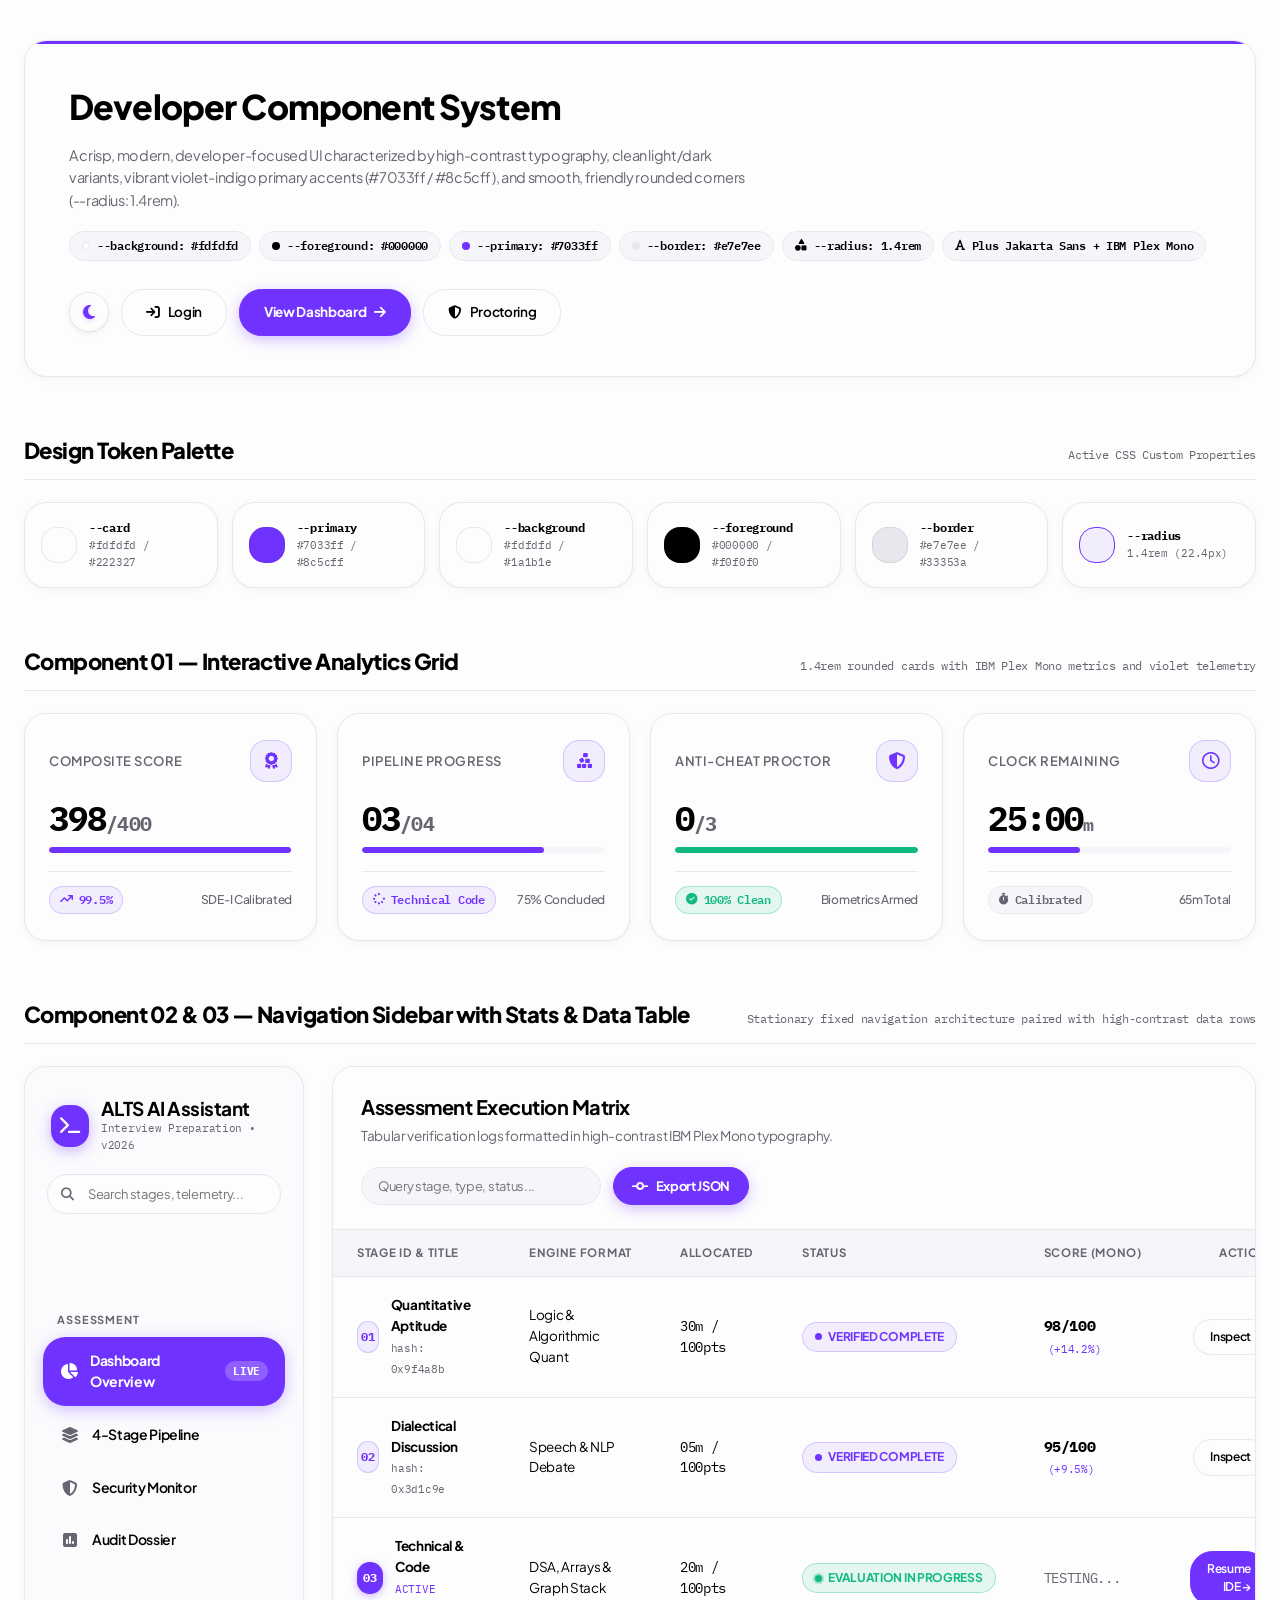
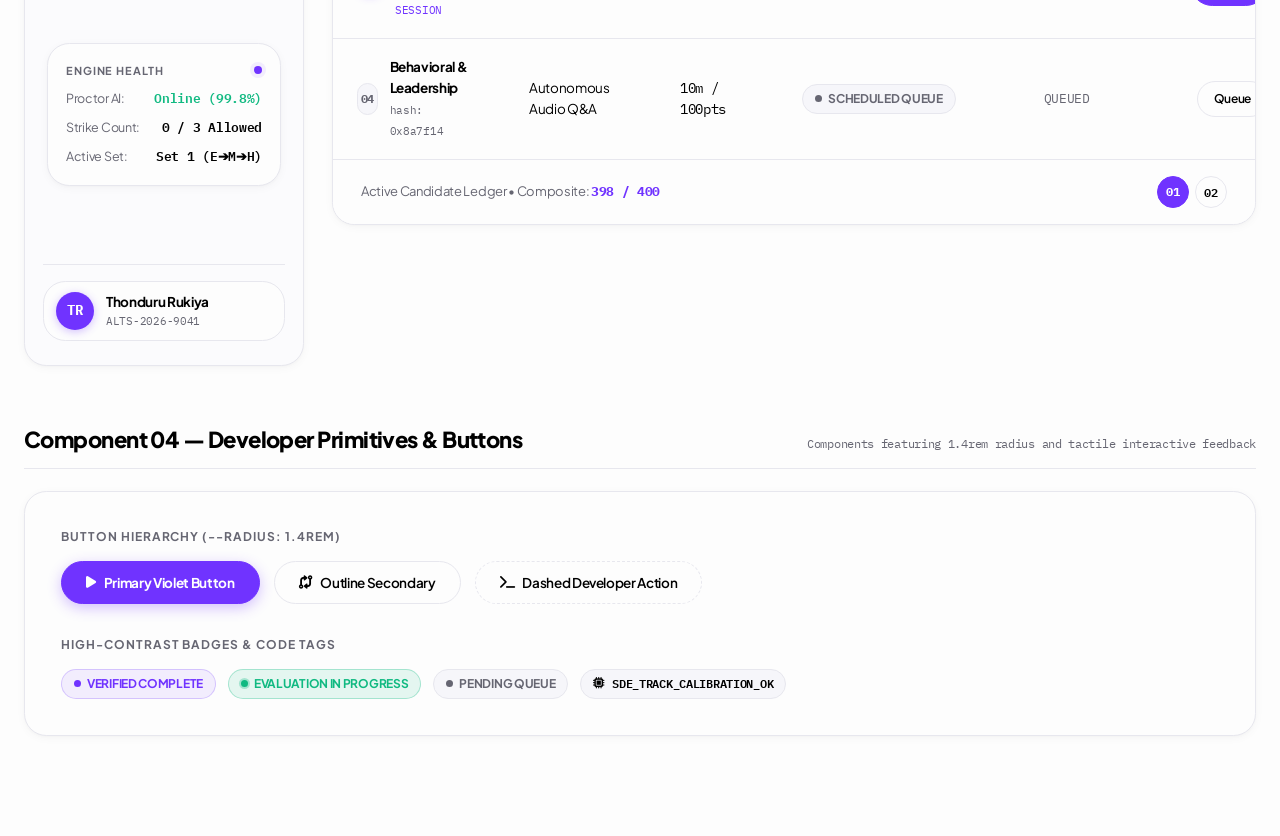
<file: components.html>
<!DOCTYPE html>
<html lang="en">
<head>
    <meta charset="UTF-8">
    <meta name="viewport" content="width=device-width, initial-scale=1.0">
    <title>ALTS Developer Component System & Library | Modern High-Contrast</title>

    <!-- Google Fonts: Plus Jakarta Sans (UI) & IBM Plex Mono (Code/Tabular Data) -->
    <link rel="preconnect" href="https://fonts.googleapis.com">
    <link rel="preconnect" href="https://fonts.gstatic.com" crossorigin>
    <link href="https://fonts.googleapis.com/css2?family=IBM+Plex+Mono:ital,wght@0,400;0,500;0,600;0,700;1,400&family=Plus+Jakarta+Sans:ital,wght@0,300;0,400;0,500;0,600;0,700;0,800;1,400;1,600&display=swap" rel="stylesheet">
    <link rel="stylesheet" href="https://cdnjs.cloudflare.com/ajax/libs/font-awesome/6.5.2/css/all.min.css">

    <!-- Design Tokens & Components Stylesheet -->
    <link rel="stylesheet" href="colors.css">
    <link rel="stylesheet" href="components.css">

    <style>
        body {
            background-color: var(--background);
            color: var(--foreground);
            font-family: var(--font-sans);
            padding: 40px 24px 100px;
            margin: 0;
            line-height: 1.55;
            transition: background-color 0.2s ease, color 0.2s ease;
        }

        .showcase-wrapper {
            max-width: 1240px;
            margin: 0 auto;
            display: flex;
            flex-direction: column;
            gap: 56px;
        }

        /* Top Hero Banner */
        .showcase-header {
            background: var(--card);
            border: 1px solid var(--border);
            border-radius: var(--radius);
            padding: 40px 44px;
            box-shadow: var(--shadow-subtle);
            display: flex;
            justify-content: space-between;
            align-items: flex-start;
            flex-wrap: wrap;
            gap: 28px;
            position: relative;
            overflow: hidden;
        }

        .showcase-header::after {
            content: "";
            position: absolute;
            top: 0;
            left: 0;
            right: 0;
            height: 3px;
            background: var(--primary);
        }

        .header-content h1 {
            font-size: 34px;
            font-weight: 800;
            color: var(--foreground);
            margin: 0 0 10px;
            letter-spacing: var(--letter-spacing-tight);
        }

        .header-content p {
            font-size: 14.5px;
            color: var(--muted-foreground);
            max-width: 680px;
            margin: 0 0 20px;
        }

        .token-pill-row {
            display: flex;
            flex-wrap: wrap;
            gap: 8px;
        }

        .token-tag {
            font-family: var(--font-mono);
            font-size: 11.5px;
            font-weight: 600;
            padding: 5px 12px;
            border-radius: var(--radius);
            background: var(--surface-alt);
            border: 1px solid var(--border);
            color: var(--foreground);
            display: inline-flex;
            align-items: center;
            gap: 7px;
        }

        .token-tag-dot {
            width: 8px;
            height: 8px;
            border-radius: 50%;
            display: inline-block;
        }

        .header-cta-group {
            display: flex;
            align-items: center;
            gap: 12px;
            flex-wrap: wrap;
        }

        /* Section Container */
        .showcase-section {
            display: flex;
            flex-direction: column;
            gap: 22px;
        }

        .section-lead {
            display: flex;
            align-items: baseline;
            justify-content: space-between;
            border-bottom: 1px solid var(--border);
            padding-bottom: 12px;
        }

        .section-lead h2 {
            font-size: 22px;
            font-weight: 800;
            color: var(--foreground);
            margin: 0;
            letter-spacing: var(--letter-spacing-tight);
        }

        .section-lead p {
            font-family: var(--font-mono);
            font-size: 12px;
            color: var(--muted-foreground);
            margin: 0;
        }

        /* Stage Split for Sidebar & Table */
        .stage-split {
            display: grid;
            grid-template-columns: 280px 1fr;
            gap: 28px;
            align-items: flex-start;
        }

        @media (max-width: 1024px) {
            .stage-split {
                grid-template-columns: 1fr;
            }
        }

        .token-grid {
            display: grid;
            grid-template-columns: repeat(auto-fill, minmax(190px, 1fr));
            gap: 14px;
        }

        .token-card {
            background: var(--card);
            border: 1px solid var(--border);
            border-radius: var(--radius);
            padding: 16px;
            display: flex;
            align-items: center;
            gap: 12px;
            box-shadow: var(--shadow-subtle);
        }

        .token-swatch {
            width: 36px;
            height: 36px;
            border-radius: 1rem;
            border: 1px solid rgba(0, 0, 0, 0.08);
            flex-shrink: 0;
        }

        .token-meta {
            display: flex;
            flex-direction: column;
            overflow: hidden;
        }

        .token-name {
            font-family: var(--font-mono);
            font-size: 11.5px;
            font-weight: 700;
            color: var(--foreground);
        }

        .token-hex {
            font-family: var(--font-mono);
            font-size: 11px;
            color: var(--muted-foreground);
        }
    </style>
</head>
<body>

<div class="showcase-wrapper">

    <!-- Masthead -->
    <header class="showcase-header">
        <div class="header-content">
            <h1>Developer Component System</h1>
            <p>
                A crisp, modern, developer-focused UI characterized by high-contrast typography, clean light/dark variants, vibrant violet-indigo primary accents (#7033ff / #8c5cff), and smooth, friendly rounded corners (--radius: 1.4rem).
            </p>
            <div class="token-pill-row">
                <span class="token-tag"><span class="token-tag-dot" style="background:var(--background); border:1px solid var(--border);"></span>--background: #fdfdfd</span>
                <span class="token-tag"><span class="token-tag-dot" style="background:var(--foreground);"></span>--foreground: #000000</span>
                <span class="token-tag"><span class="token-tag-dot" style="background:var(--primary);"></span>--primary: #7033ff</span>
                <span class="token-tag"><span class="token-tag-dot" style="background:var(--border);"></span>--border: #e7e7ee</span>
                <span class="token-tag"><i class="fa-solid fa-shapes"></i> --radius: 1.4rem</span>
                <span class="token-tag"><i class="fa-solid fa-font"></i> Plus Jakarta Sans + IBM Plex Mono</span>
            </div>
        </div>

        <div class="header-cta-group">
            <button class="theme-toggle-btn" onclick="toggleTheme()" id="themeToggleBtn" title="Toggle Theme" aria-label="Toggle Theme">
                <i class="fa-solid fa-moon" id="themeIcon"></i>
            </button>
            <a href="login.html" class="btn-dev-outline">
                <i class="fa-solid fa-arrow-right-to-bracket"></i>
                <span>Login</span>
            </a>
            <a href="dashboard.html" class="btn-dev-primary">
                <span>View Dashboard</span>
                <i class="fa-solid fa-arrow-right"></i>
            </a>
            <a href="proctoring.html" class="btn-dev-outline">
                <i class="fa-solid fa-shield-halved"></i>
                <span>Proctoring</span>
            </a>
        </div>
    </header>

    <!-- SECTION: Color Tokens -->
    <section class="showcase-section">
        <div class="section-lead">
            <h2>Design Token Palette</h2>
            <p>Active CSS Custom Properties</p>
        </div>

        <div class="token-grid">
            <div class="token-card">
                <div class="token-swatch" style="background: var(--card);"></div>
                <div class="token-meta">
                    <span class="token-name">--card</span>
                    <span class="token-hex">#fdfdfd / #222327</span>
                </div>
            </div>
            <div class="token-card">
                <div class="token-swatch" style="background: var(--primary);"></div>
                <div class="token-meta">
                    <span class="token-name">--primary</span>
                    <span class="token-hex">#7033ff / #8c5cff</span>
                </div>
            </div>
            <div class="token-card">
                <div class="token-swatch" style="background: var(--background);"></div>
                <div class="token-meta">
                    <span class="token-name">--background</span>
                    <span class="token-hex">#fdfdfd / #1a1b1e</span>
                </div>
            </div>
            <div class="token-card">
                <div class="token-swatch" style="background: var(--foreground);"></div>
                <div class="token-meta">
                    <span class="token-name">--foreground</span>
                    <span class="token-hex">#000000 / #f0f0f0</span>
                </div>
            </div>
            <div class="token-card">
                <div class="token-swatch" style="background: var(--border);"></div>
                <div class="token-meta">
                    <span class="token-name">--border</span>
                    <span class="token-hex">#e7e7ee / #33353a</span>
                </div>
            </div>
            <div class="token-card">
                <div class="token-swatch" style="background: var(--primary-subtle); border-color: var(--primary);"></div>
                <div class="token-meta">
                    <span class="token-name">--radius</span>
                    <span class="token-hex">1.4rem (22.4px)</span>
                </div>
            </div>
        </div>
    </section>

    <!-- COMPONENT 1: Interactive Analytics Grid -->
    <section class="showcase-section" id="analytics-grid">
        <div class="section-lead">
            <h2>Component 01 &mdash; Interactive Analytics Grid</h2>
            <p>1.4rem rounded cards with IBM Plex Mono metrics and violet telemetry</p>
        </div>

        <div class="analytics-grid-dev">
            <!-- Stat Card 1 -->
            <div class="stat-card-dev">
                <div class="stat-header">
                    <span class="stat-label">Composite Score</span>
                    <div class="stat-icon-wrap">
                        <i class="fa-solid fa-award"></i>
                    </div>
                </div>
                <div class="stat-main">
                    <div class="stat-value">398<span style="font-size: 20px; color: var(--muted-foreground);">/400</span></div>
                    <div class="stat-progress-bar">
                        <div class="stat-progress-fill" style="width: 99.5%;"></div>
                    </div>
                </div>
                <div class="stat-footer">
                    <span class="stat-trend trend-positive">
                        <i class="fa-solid fa-arrow-trend-up"></i> 99.5%
                    </span>
                    <span class="stat-subtext">SDE-I Calibrated</span>
                </div>
            </div>

            <!-- Stat Card 2 -->
            <div class="stat-card-dev">
                <div class="stat-header">
                    <span class="stat-label">Pipeline Progress</span>
                    <div class="stat-icon-wrap">
                        <i class="fa-solid fa-cubes-stacked"></i>
                    </div>
                </div>
                <div class="stat-main">
                    <div class="stat-value">03<span style="font-size: 20px; color: var(--muted-foreground);">/04</span></div>
                    <div class="stat-progress-bar">
                        <div class="stat-progress-fill" style="width: 75%;"></div>
                    </div>
                </div>
                <div class="stat-footer">
                    <span class="stat-trend trend-positive">
                        <i class="fa-solid fa-spinner fa-spin"></i> Technical Code
                    </span>
                    <span class="stat-subtext">75% Concluded</span>
                </div>
            </div>

            <!-- Stat Card 3 -->
            <div class="stat-card-dev">
                <div class="stat-header">
                    <span class="stat-label">Anti-Cheat Proctor</span>
                    <div class="stat-icon-wrap">
                        <i class="fa-solid fa-shield-halved"></i>
                    </div>
                </div>
                <div class="stat-main">
                    <div class="stat-value">0<span style="font-size: 20px; color: var(--muted-foreground);">/3</span></div>
                    <div class="stat-progress-bar">
                        <div class="stat-progress-fill" style="width: 100%; background: #10b981;"></div>
                    </div>
                </div>
                <div class="stat-footer">
                    <span class="stat-trend trend-positive" style="color: #10b981; background: rgba(16, 185, 129, 0.1); border-color: rgba(16, 185, 129, 0.3);">
                        <i class="fa-solid fa-circle-check"></i> 100% Clean
                    </span>
                    <span class="stat-subtext">Biometrics Armed</span>
                </div>
            </div>

            <!-- Stat Card 4 -->
            <div class="stat-card-dev">
                <div class="stat-header">
                    <span class="stat-label">Clock Remaining</span>
                    <div class="stat-icon-wrap">
                        <i class="fa-regular fa-clock"></i>
                    </div>
                </div>
                <div class="stat-main">
                    <div class="stat-value">25:00<span style="font-size: 18px; color: var(--muted-foreground);">m</span></div>
                    <div class="stat-progress-bar">
                        <div class="stat-progress-fill" style="width: 38%;"></div>
                    </div>
                </div>
                <div class="stat-footer">
                    <span class="stat-trend trend-neutral">
                        <i class="fa-solid fa-stopwatch"></i> Calibrated
                    </span>
                    <span class="stat-subtext">65m Total</span>
                </div>
            </div>
        </div>
    </section>

    <!-- COMPONENT 2 & 3: Sidebar with Stats & Modern Data Table -->
    <section class="showcase-section" id="sidebar-and-table">
        <div class="section-lead">
            <h2>Component 02 & 03 &mdash; Navigation Sidebar with Stats & Data Table</h2>
            <p>Stationary fixed navigation architecture paired with high-contrast data rows</p>
        </div>

        <div class="stage-split">

            <!-- Standalone Sidebar Component Mockup -->
            <aside class="sidebar-dev" style="border: 1px solid var(--border); border-radius: var(--radius); min-height: 640px; box-shadow: var(--shadow-subtle);">
                <div class="sidebar-header">
                    <div class="sidebar-brand">
                        <div class="sidebar-crest">
                            <i class="fa-solid fa-terminal"></i>
                        </div>
                        <div class="sidebar-brand-text">
                            <h2>ALTS AI Assistant</h2>
                            <p>Interview Preparation &bull; v2026</p>
                        </div>
                    </div>

                    <div class="sidebar-search-box">
                        <i class="fa-solid fa-magnifying-glass"></i>
                        <input type="text" class="sidebar-search-input" placeholder="Search stages, telemetry...">
                    </div>
                </div>

                <div class="sidebar-nav-group">
                    <span class="sidebar-group-title">Assessment</span>
                    <a href="#overview" class="sidebar-nav-item active">
                        <i class="fa-solid fa-chart-pie"></i>
                        <span>Dashboard Overview</span>
                        <span class="sidebar-pill-badge">LIVE</span>
                    </a>
                    <a href="#pipeline" class="sidebar-nav-item">
                        <i class="fa-solid fa-layer-group"></i>
                        <span>4-Stage Pipeline</span>
                    </a>
                    <a href="proctoring.html" class="sidebar-nav-item">
                        <i class="fa-solid fa-shield-halved"></i>
                        <span>Security Monitor</span>
                    </a>
                    <a href="result.html" class="sidebar-nav-item">
                        <i class="fa-solid fa-square-poll-vertical"></i>
                        <span>Audit Dossier</span>
                    </a>
                </div>

                <!-- Live Proctoring Telemetry Widget inside Sidebar -->
                <div class="sidebar-stats-widget">
                    <div class="telemetry-header">
                        <span class="telemetry-title">Engine Health</span>
                        <span class="telemetry-pulse"></span>
                    </div>
                    <div class="telemetry-row">
                        <span class="telemetry-label">Proctor AI:</span>
                        <span class="telemetry-value" style="color: #10b981;">Online (99.8%)</span>
                    </div>
                    <div class="telemetry-row">
                        <span class="telemetry-label">Strike Count:</span>
                        <span class="telemetry-value">0 / 3 Allowed</span>
                    </div>
                    <div class="telemetry-row">
                        <span class="telemetry-label">Active Set:</span>
                        <span class="telemetry-value">Set 1 (E➔M➔H)</span>
                    </div>
                </div>

                <!-- Candidate User Card in Sidebar -->
                <div class="sidebar-footer">
                    <div class="sidebar-user-card">
                        <div class="user-avatar">TR</div>
                        <div class="user-details">
                            <span class="user-name">Thonduru Rukiya</span>
                            <span class="user-role">ALTS-2026-9041</span>
                        </div>
                    </div>
                </div>
            </aside>

            <!-- Modern Developer Data Table Component -->
            <div class="table-dev-container">
                <div class="table-header-toolbar">
                    <div class="table-title-area">
                        <h3>Assessment Execution Matrix</h3>
                        <p>Tabular verification logs formatted in high-contrast IBM Plex Mono typography.</p>
                    </div>
                    <div class="table-filter-toolbar">
                        <input type="text" class="table-search-input" placeholder="Query stage, type, status...">
                        <button class="btn-dev-primary" style="padding: 10px 18px; font-size: 13px;">
                            <i class="fa-solid fa-code-commit"></i> Export JSON
                        </button>
                    </div>
                </div>

                <div class="table-scroll-wrapper">
                    <table class="table-dev">
                        <thead>
                            <tr>
                                <th>Stage ID & Title</th>
                                <th>Engine Format</th>
                                <th>Allocated</th>
                                <th>Status</th>
                                <th>Score (Mono)</th>
                                <th style="text-align: right;">Action</th>
                            </tr>
                        </thead>
                        <tbody>
                            <tr>
                                <td>
                                    <div style="display: flex; align-items: center; gap: 12px;">
                                        <div style="width: 32px; height: 32px; border-radius: 0.8rem; background: var(--primary-subtle); border: 1px solid var(--primary-border); display: flex; align-items: center; justify-content: center; font-family: var(--font-mono); font-size: 12px; font-weight: 700; color: var(--primary);">
                                            01
                                        </div>
                                        <div>
                                            <strong style="display: block; font-weight: 700;">Quantitative Aptitude</strong>
                                            <span style="font-family: var(--font-mono); font-size: 11px; color: var(--muted-foreground);">hash: 0x9f4a8b</span>
                                        </div>
                                    </div>
                                </td>
                                <td>Logic & Algorithmic Quant</td>
                                <td><span style="font-family: var(--font-mono);">30m / 100pts</span></td>
                                <td>
                                    <span class="badge-status badge-verified">VERIFIED COMPLETE</span>
                                </td>
                                <td>
                                    <strong style="font-family: var(--font-mono); font-size: 14.5px;">98/100</strong>
                                    <span style="font-family: var(--font-mono); font-size: 11px; color: var(--primary); margin-left: 4px;">(+14.2%)</span>
                                </td>
                                <td style="text-align: right;">
                                    <a href="aptitude.html" class="btn-table-action">Inspect</a>
                                </td>
                            </tr>
                            <tr>
                                <td>
                                    <div style="display: flex; align-items: center; gap: 12px;">
                                        <div style="width: 32px; height: 32px; border-radius: 0.8rem; background: var(--primary-subtle); border: 1px solid var(--primary-border); display: flex; align-items: center; justify-content: center; font-family: var(--font-mono); font-size: 12px; font-weight: 700; color: var(--primary);">
                                            02
                                        </div>
                                        <div>
                                            <strong style="display: block; font-weight: 700;">Dialectical Discussion</strong>
                                            <span style="font-family: var(--font-mono); font-size: 11px; color: var(--muted-foreground);">hash: 0x3d1c9e</span>
                                        </div>
                                    </div>
                                </td>
                                <td>Speech & NLP Debate</td>
                                <td><span style="font-family: var(--font-mono);">05m / 100pts</span></td>
                                <td>
                                    <span class="badge-status badge-verified">VERIFIED COMPLETE</span>
                                </td>
                                <td>
                                    <strong style="font-family: var(--font-mono); font-size: 14.5px;">95/100</strong>
                                    <span style="font-family: var(--font-mono); font-size: 11px; color: var(--primary); margin-left: 4px;">(+9.5%)</span>
                                </td>
                                <td style="text-align: right;">
                                    <a href="gd.html" class="btn-table-action">Inspect</a>
                                </td>
                            </tr>
                            <tr>
                                <td>
                                    <div style="display: flex; align-items: center; gap: 12px;">
                                        <div style="width: 32px; height: 32px; border-radius: 0.8rem; background: var(--primary); display: flex; align-items: center; justify-content: center; font-family: var(--font-mono); font-size: 12px; font-weight: 700; color: #ffffff; box-shadow: 0 2px 8px rgba(112, 51, 255, 0.35);">
                                            03
                                        </div>
                                        <div>
                                            <strong style="display: block; font-weight: 700;">Technical & Code</strong>
                                            <span style="font-family: var(--font-mono); font-size: 11px; color: var(--primary);">ACTIVE SESSION</span>
                                        </div>
                                    </div>
                                </td>
                                <td>DSA, Arrays & Graph Stack</td>
                                <td><span style="font-family: var(--font-mono);">20m / 100pts</span></td>
                                <td>
                                    <span class="badge-status badge-progress">EVALUATION IN PROGRESS</span>
                                </td>
                                <td>
                                    <span style="font-family: var(--font-mono); font-size: 13.5px; color: var(--muted-foreground);">TESTING...</span>
                                </td>
                                <td style="text-align: right;">
                                    <a href="tech.html" class="btn-table-action primary">Resume IDE &rarr;</a>
                                </td>
                            </tr>
                            <tr>
                                <td>
                                    <div style="display: flex; align-items: center; gap: 12px;">
                                        <div style="width: 32px; height: 32px; border-radius: 0.8rem; background: var(--surface-alt); border: 1px solid var(--border); display: flex; align-items: center; justify-content: center; font-family: var(--font-mono); font-size: 12px; font-weight: 700; color: var(--muted-foreground);">
                                            04
                                        </div>
                                        <div>
                                            <strong style="display: block; font-weight: 700;">Behavioral & Leadership</strong>
                                            <span style="font-family: var(--font-mono); font-size: 11px; color: var(--muted-foreground);">hash: 0x8a7f14</span>
                                        </div>
                                    </div>
                                </td>
                                <td>Autonomous Audio Q&A</td>
                                <td><span style="font-family: var(--font-mono);">10m / 100pts</span></td>
                                <td>
                                    <span class="badge-status badge-pending">SCHEDULED QUEUE</span>
                                </td>
                                <td>
                                    <span style="font-family: var(--font-mono); font-size: 13px; color: var(--muted-foreground);">QUEUED</span>
                                </td>
                                <td style="text-align: right;">
                                    <a href="hr.html" class="btn-table-action">Queue</a>
                                </td>
                            </tr>
                        </tbody>
                    </table>
                </div>

                <div class="table-footer-bar">
                    <span>Active Candidate Ledger &bull; Composite: <strong style="font-family: var(--font-mono); color: var(--primary);">398 / 400</strong></span>
                    <div class="table-pagination">
                        <button class="btn-pagination active">01</button>
                        <button class="btn-pagination">02</button>
                    </div>
                </div>
            </div>

        </div>
    </section>

    <!-- COMPONENT 4: Developer Primitives & Code Samples -->
    <section class="showcase-section" id="ui-primitives">
        <div class="section-lead">
            <h2>Component 04 &mdash; Developer Primitives & Buttons</h2>
            <p>Components featuring 1.4rem radius and tactile interactive feedback</p>
        </div>

        <div style="background: var(--card); border: 1px solid var(--border); border-radius: var(--radius); padding: 36px; display: flex; flex-direction: column; gap: 32px; box-shadow: var(--shadow-subtle);">
            
            <!-- Button Tokens -->
            <div>
                <h4 style="font-size: 12px; font-weight: 700; text-transform: uppercase; letter-spacing: 0.08em; color: var(--muted-foreground); margin-bottom: 14px;">Button Hierarchy (--radius: 1.4rem)</h4>
                <div style="display: flex; flex-wrap: wrap; gap: 14px; align-items: center;">
                    <button class="btn-dev-primary">
                        <i class="fa-solid fa-play"></i>
                        <span>Primary Violet Button</span>
                    </button>
                    <button class="btn-dev-outline">
                        <i class="fa-solid fa-code-compare"></i>
                        <span>Outline Secondary</span>
                    </button>
                    <button class="btn-dev-outline" style="border-style: dashed;">
                        <i class="fa-solid fa-terminal"></i>
                        <span>Dashed Developer Action</span>
                    </button>
                </div>
            </div>

            <!-- Monospace & Status Badges -->
            <div>
                <h4 style="font-size: 12px; font-weight: 700; text-transform: uppercase; letter-spacing: 0.08em; color: var(--muted-foreground); margin-bottom: 14px;">High-Contrast Badges & Code Tags</h4>
                <div style="display: flex; flex-wrap: wrap; gap: 12px; align-items: center;">
                    <span class="badge-status badge-verified">VERIFIED COMPLETE</span>
                    <span class="badge-status badge-progress">EVALUATION IN PROGRESS</span>
                    <span class="badge-status badge-pending">PENDING QUEUE</span>
                    <span class="token-tag">
                        <i class="fa-solid fa-microchip"></i> SDE_TRACK_CALIBRATION_OK
                    </span>
                </div>
            </div>

        </div>
    </section>

</div>

<script>
    function toggleTheme() {
        const btn = document.getElementById('themeToggleBtn');
        if (btn) {
            btn.classList.add('theme-animating');
            setTimeout(() => btn.classList.remove('theme-animating'), 400);
        }
        const currentTheme = document.documentElement.getAttribute('data-theme') || 'light';
        const newTheme = currentTheme === 'dark' ? 'light' : 'dark';
        
        document.documentElement.setAttribute('data-theme', newTheme);
        if (newTheme === 'dark') {
            document.body.classList.add('dark-theme');
        } else {
            document.body.classList.remove('dark-theme');
        }
        localStorage.setItem('alts-theme', newTheme);
        updateThemeUI(newTheme);
    }

    function updateThemeUI(theme) {
        const icon = document.getElementById('themeIcon');
        const btn = document.getElementById('themeToggleBtn');
        if (theme === 'dark') {
            if (icon) icon.className = 'fa-solid fa-sun';
            if (btn) btn.title = 'Switch to Light Mode';
        } else {
            if (icon) icon.className = 'fa-solid fa-moon';
            if (btn) btn.title = 'Switch to Dark Mode';
        }
    }

    window.toggleTheme = toggleTheme;

    document.addEventListener('DOMContentLoaded', () => {
        const saved = localStorage.getItem('alts-theme') || 'light';
        document.documentElement.setAttribute('data-theme', saved);
        if (saved === 'dark') {
            document.body.classList.add('dark-theme');
        } else {
            document.body.classList.remove('dark-theme');
        }
        updateThemeUI(saved);
    });
</script>

</body>
</html>
</file>
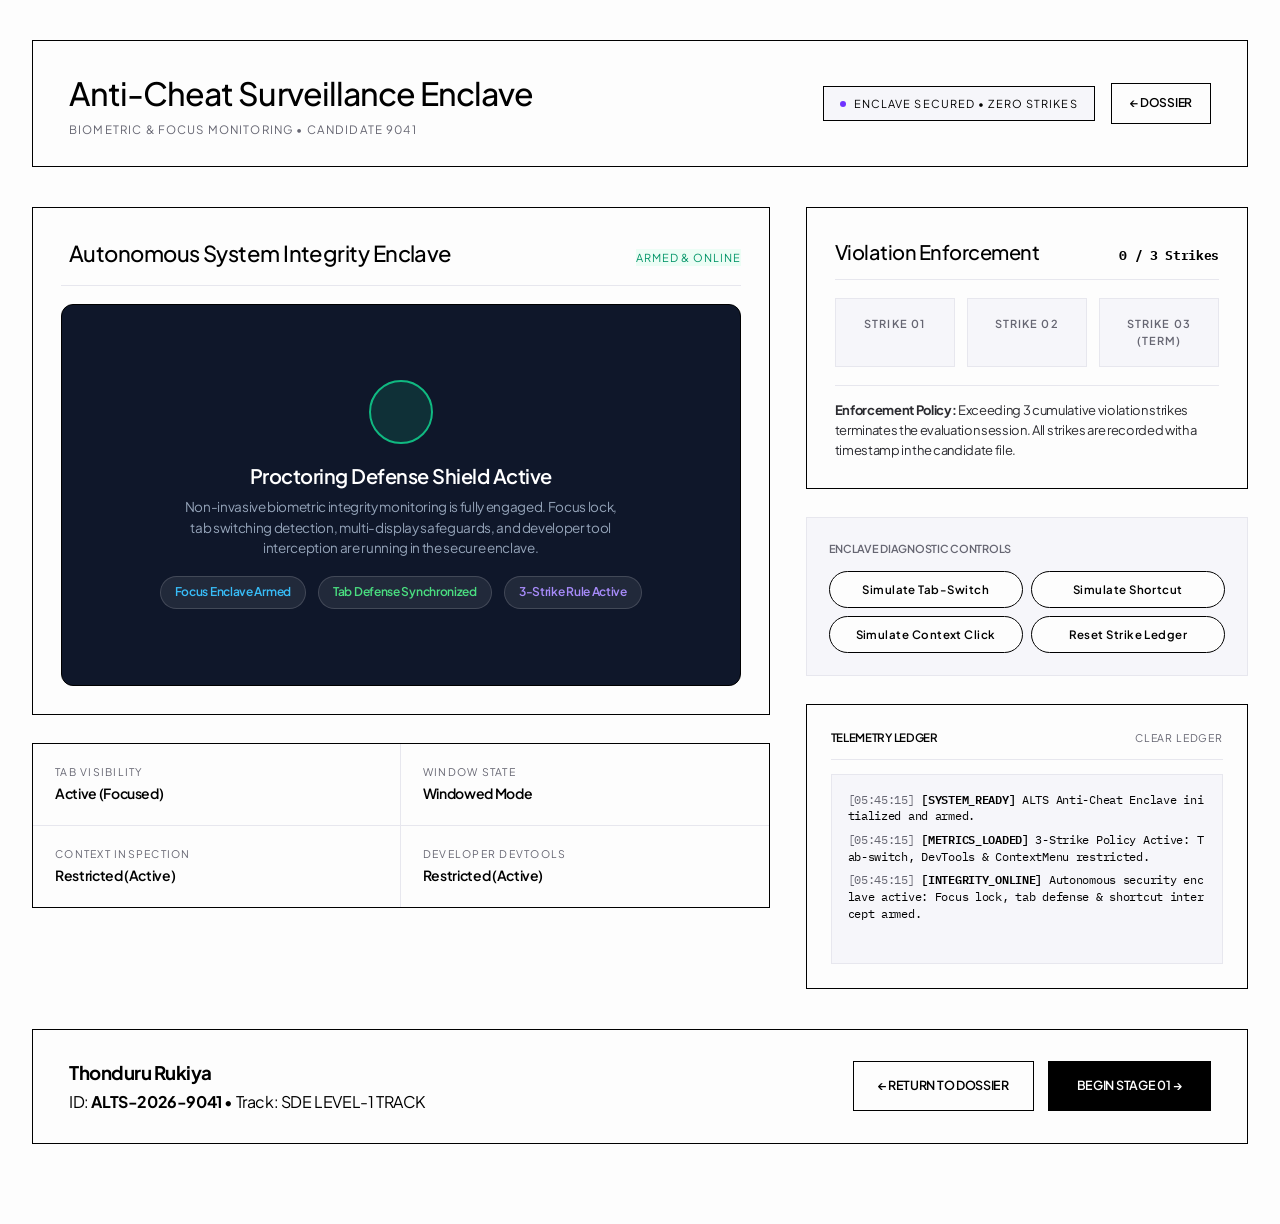
<file: proctoring.html>
<!DOCTYPE html>
<html lang="en">
<head>
    <meta charset="UTF-8">
    <meta name="viewport" content="width=device-width, initial-scale=1.0">
    <title>Security & Proctoring Enclave | ALTS Assessment</title>

    <!-- Google Fonts: Newsreader (Editorial Serif) & Inter (Sharp Neutral Sans) & JetBrains Mono -->
    <link rel="preconnect" href="https://fonts.googleapis.com">
    <link rel="preconnect" href="https://fonts.gstatic.com" crossorigin>
    <link href="https://fonts.googleapis.com/css2?family=Newsreader:ital,opsz,wght@0,6..72,300;0,6..72,400;0,6..72,500;0,6..72,600;0,6..72,700;1,6..72,400;1,6..72,500&family=Inter:wght@300;400;500;600;700&family=JetBrains+Mono:wght@400;500;600&display=swap" rel="stylesheet">

    <!-- Design Tokens & Modular Styles -->
    <link rel="stylesheet" href="colors.css">
    <link rel="stylesheet" href="proctoring.css">

    <!-- Anti-Cheat Guard Script -->
    <script src="proctoring.js" defer></script>
</head>
<body class="proctoring-body">

<div class="proctoring-container">

    <!-- Header Module -->
    <header class="proctor-header">
        <div class="proctor-brand">
            <div class="proctor-title-text">
                <h1>Anti-Cheat Surveillance Enclave</h1>
                <p>Biometric & Focus Monitoring &bull; Candidate 9041</p>
            </div>
        </div>

        <div class="proctor-nav-actions">
            <div class="proctor-status-chip" id="proctorStatusChip">
                <span class="rec-pulse-dot"></span>
                <span>ENCLAVE ARMED &bull; ZERO STRIKES</span>
            </div>
            <a href="dashboard.html" class="btn-nav-return" title="Back to Dashboard">
                <span>&larr; Dossier</span>
            </a>
        </div>
    </header>

    <!-- Main Proctoring 2-Column Grid -->
    <main class="proctoring-main-grid">

        <!-- Left Column: Video Feed & Sensors -->
        <section class="feed-panel" aria-label="Surveillance and Sensor Matrix">

            <!-- System Security & Integrity Matrix Card -->
            <div class="video-feed-card">
                <div class="video-feed-header">
                    <div class="feed-title-wrap">
                        <i class="fa-solid fa-shield-halved" style="color:#7c3aed; margin-right:8px;"></i>
                        <span>Autonomous System Integrity Enclave</span>
                    </div>
                    <span class="cam-meta-tag" style="background:#ecfdf5; color:#059669; border-color:#a7f3d0;">ARMED & ONLINE</span>
                </div>

                <div class="video-stage" style="display:flex; flex-direction:column; align-items:center; justify-content:center; background:#0f172a; min-height:260px; padding:24px; text-align:center; color:#f8fafc; border-radius:12px;">
                    <div style="width:64px; height:64px; border-radius:50%; background:rgba(16, 185, 129, 0.15); display:flex; align-items:center; justify-content:center; margin-bottom:16px; border:2px solid #10b981;">
                        <i class="fa-solid fa-shield-check" style="font-size:28px; color:#10b981;"></i>
                    </div>
                    <h3 style="font-family:var(--font-serif); font-size:20px; font-weight:600; margin-bottom:6px; color:#ffffff;">Proctoring Defense Shield Active</h3>
                    <p style="font-size:13.5px; color:#94a3b8; max-width:440px; margin-bottom:18px; line-height:1.5;">
                        Non-invasive biometric integrity monitoring is fully engaged. Focus lock, tab switching detection, multi-display safeguards, and developer tool interception are running in the secure enclave.
                    </p>
                    <div style="display:flex; gap:12px; flex-wrap:wrap; justify-content:center;">
                        <span style="background:rgba(255,255,255,0.08); border:1px solid rgba(255,255,255,0.15); padding:6px 14px; border-radius:20px; font-size:12px; font-weight:600; color:#38bdf8;">
                            <i class="fa-solid fa-check"></i> Focus Enclave Armed
                        </span>
                        <span style="background:rgba(255,255,255,0.08); border:1px solid rgba(255,255,255,0.15); padding:6px 14px; border-radius:20px; font-size:12px; font-weight:600; color:#4ade80;">
                            <i class="fa-solid fa-check"></i> Tab Defense Synchronized
                        </span>
                        <span style="background:rgba(255,255,255,0.08); border:1px solid rgba(255,255,255,0.15); padding:6px 14px; border-radius:20px; font-size:12px; font-weight:600; color:#a78bfa;">
                            <i class="fa-solid fa-check"></i> 3-Strike Rule Active
                        </span>
                    </div>
                </div>
            </div>

            <!-- Sensor Matrix (4 Metrics Grid) -->
            <div class="sensor-matrix-grid">
                <div class="sensor-card">
                    <div class="sensor-info">
                        <span class="sensor-name">Tab Visibility</span>
                        <div class="sensor-val active-safe" id="sensorTab">Active (Focused)</div>
                    </div>
                </div>

                <div class="sensor-card">
                    <div class="sensor-info">
                        <span class="sensor-name">Window State</span>
                        <div class="sensor-val" id="sensorFullscreen">Windowed Mode</div>
                    </div>
                </div>

                <div class="sensor-card">
                    <div class="sensor-info">
                        <span class="sensor-name">Context Inspection</span>
                        <div class="sensor-val active-safe" id="sensorContext">Restricted (Active)</div>
                    </div>
                </div>

                <div class="sensor-card">
                    <div class="sensor-info">
                        <span class="sensor-name">Developer DevTools</span>
                        <div class="sensor-val active-safe" id="sensorDevTools">Restricted (Active)</div>
                    </div>
                </div>
            </div>

        </section>

        <!-- Right Column: Strikes & Audit Log -->
        <section class="audit-panel" aria-label="Strike Counter and Security Log">

            <!-- 3-Strike Warning Box -->
            <div class="strike-counter-card">
                <div class="strike-card-header">
                    <div class="strike-title">
                        <span>Violation Enforcement</span>
                    </div>
                    <strong id="strikeCountLabel" style="font-family:var(--font-mono); color:var(--color-ink); font-size:13px;">0 / 3 Strikes</strong>
                </div>

                <div class="strike-indicator-row">
                    <div class="strike-slot" id="strikeSlot1">
                        <span class="strike-label">Strike 01</span>
                    </div>
                    <div class="strike-slot" id="strikeSlot2">
                        <span class="strike-label">Strike 02</span>
                    </div>
                    <div class="strike-slot" id="strikeSlot3">
                        <span class="strike-label">Strike 03 (Term)</span>
                    </div>
                </div>

                <p class="strike-status-msg">
                    <strong>Enforcement Policy:</strong> Exceeding 3 cumulative violation strikes terminates the evaluation session. All strikes are recorded with a timestamp in the candidate file.
                </p>
            </div>

            <!-- Diagnostic Simulation Buttons -->
            <div class="sim-controls-card">
                <div class="sim-controls-header">
                    <span>Enclave Diagnostic Controls</span>
                </div>
                <div class="sim-btn-grid">
                    <button type="button" class="btn-sim danger" onclick="window.simTabSwitch()">
                        Simulate Tab-Switch
                    </button>
                    <button type="button" class="btn-sim danger" onclick="window.simDevTools()">
                        Simulate Shortcut
                    </button>
                    <button type="button" class="btn-sim danger" onclick="window.simRightClick()">
                        Simulate Context Click
                    </button>
                    <button type="button" class="btn-sim reset" onclick="window.resetStrikesAndReload()">
                        Reset Strike Ledger
                    </button>
                </div>
            </div>

            <!-- Terminal Real-Time Audit Log -->
            <div class="audit-log-card">
                <div class="audit-log-header">
                    <div class="audit-log-title">
                        <span>Telemetry Ledger</span>
                    </div>
                    <button type="button" class="btn-clear-log" onclick="window.clearAuditTerminal()" title="Clear terminal logs">
                        Clear Ledger
                    </button>
                </div>

                <div class="audit-terminal" id="auditTerminal">
                    <!-- Live entries appended via proctoring.js -->
                </div>
            </div>

        </section>

    </main>

    <!-- Bottom Action Bar -->
    <footer class="proctoring-bottom-bar">
        <div class="candidate-verification-meta">
            <h3 id="procCandidateName">Thonduru Rukiya</h3>
            <p>
                ID: <strong id="procCandidateId" style="color:var(--color-ink);">ALTS-2026-9041</strong> &bull;
                Track: <span id="procCandidateTrack">SDE LEVEL-1 TRACK</span>
            </p>
        </div>

        <div class="proctor-action-buttons">
            <a href="dashboard.html" class="btn-proctor-dashboard">
                <span>&larr; Return to Dossier</span>
            </a>
            <a href="aptitude.html" class="btn-proctor-start">
                <span>Begin Stage 01</span>
                <span>&rarr;</span>
            </a>
        </div>
    </footer>

</div>

</body>
</html>
</file>
<file: colors.css>
/* ==========================================================================
   ALTS — Developer-Focused Modern Design Tokens (colors.css)
   Exact Tokens:
     --card: #fdfdfd;
     --primary: #7033ff;
     --background: #fdfdfd;
     --foreground: #000000;
     --border: #e7e7ee;
     --radius: 1.4rem;
     --font-sans: 'Plus Jakarta Sans', sans-serif;
     --font-mono: 'IBM Plex Mono', monospace;
   ========================================================================== */

@import url("https://fonts.googleapis.com/css2?family=IBM+Plex+Mono:ital,wght@0,400;0,500;0,600;0,700;1,400&family=Plus+Jakarta+Sans:ital,wght@0,300;0,400;0,500;0,600;0,700;0,800;1,400;1,600&display=swap");

:root {
  /* Exact Primary Design Tokens (Light Mode) */
  --card: #fdfdfd;
  --primary: #7033ff;
  --primary-hover: #5d25e3;
  --primary-subtle: rgba(112, 51, 255, 0.08);
  --primary-border: rgba(112, 51, 255, 0.22);
  --background: #fdfdfd;
  --foreground: #000000;
  --border: #e7e7ee;
  --radius: 1.4rem;
  --font-sans: 'Plus Jakarta Sans', -apple-system, BlinkMacSystemFont, "Segoe UI", sans-serif;
  --font-mono: 'IBM Plex Mono', Consolas, monospace;

  /* Extended Developer UI Tokens (Light) */
  --surface-alt: #f6f6fa;
  --surface-hover: #f1f1f7;
  --sidebar: #fbfbfd;
  --sidebar-border: #e7e7ee;
  --muted: #f4f4f8;
  --muted-foreground: #666672;
  --ring: #7033ff;
  --input: #e7e7ee;
  --accent: rgba(112, 51, 255, 0.1);
  --card-foreground: #000000;

  /* Typography Calibration */
  --letter-spacing-tight: -0.025em;

  /* Tactile Low-Opacity Shadows (Ultra-Crisp, no heavy blurry gradients) */
  --shadow-none: none;
  --shadow-subtle: 0 2px 10px rgba(0, 0, 0, 0.035), 0 1px 3px rgba(0, 0, 0, 0.02);
  --shadow-card: 0 4px 20px rgba(0, 0, 0, 0.05), 0 1px 4px rgba(0, 0, 0, 0.02);
  --shadow-float: 0 12px 32px rgba(112, 51, 255, 0.09), 0 2px 8px rgba(0, 0, 0, 0.04);

  /* Layout Spacing */
  --max-width-master: 1240px;
  --gap-master: 28px;
  --border-hairline: 1px solid var(--border);
  --border-strong: 1px solid var(--border);

  /* Backward Compatibility Aliases for Assessment Round Views */
  --color-espresso: var(--foreground);
  --color-espresso-subtle: var(--muted-foreground);
  --color-ink: var(--foreground);
  --color-ink-light: #2b2b30;
  --color-ink-muted: var(--muted-foreground);

  --color-oatmeal: var(--background);
  --color-oatmeal-light: var(--card);
  --color-oatmeal-pure: #ffffff;
  --color-paper: var(--background);
  --color-paper-card: var(--card);
  --color-paper-white: var(--card);
  --color-paper-subtle: var(--surface-alt);

  --color-terracotta: var(--primary);
  --color-terracotta-hover: var(--primary-hover);
  --color-terracotta-subtle: var(--accent);
  --color-accent: var(--primary);
  --color-accent-hover: var(--primary-hover);
  --color-accent-subtle: var(--accent);

  --color-border: var(--border);
  --color-border-dark: var(--border);
  --color-border-subtle: var(--border);
  --font-serif: var(--font-sans);
  --font-display: var(--font-sans);
}

/* ==========================================================================
   Dark Mode Variant: Sleek Charcoal (#1a1b1e / #222327), Luminous Text (#f0f0f0), Violet (#8c5cff)
   ========================================================================== */
[data-theme="dark"],
body.dark-theme {
  --card: #222327;
  --primary: #8c5cff;
  --primary-hover: #9f75ff;
  --primary-subtle: rgba(140, 92, 255, 0.14);
  --primary-border: rgba(140, 92, 255, 0.32);
  --background: #1a1b1e;
  --foreground: #f0f0f0;
  --border: #33353a;
  --radius: 1.4rem;

  --surface-alt: #1f2024;
  --surface-hover: #292a2f;
  --sidebar: #17181a;
  --sidebar-border: #2c2e33;
  --muted: #282a2f;
  --muted-foreground: #9a9ca6;
  --ring: #8c5cff;
  --input: #33353a;
  --accent: rgba(140, 92, 255, 0.18);
  --card-foreground: #f0f0f0;

  --shadow-subtle: 0 2px 10px rgba(0, 0, 0, 0.25);
  --shadow-card: 0 6px 24px rgba(0, 0, 0, 0.35);
  --shadow-float: 0 14px 36px rgba(0, 0, 0, 0.45);

  --color-espresso: var(--foreground);
  --color-ink: var(--foreground);
  --color-ink-light: #c8c8d2;
  --color-ink-muted: var(--muted-foreground);

  --color-oatmeal: var(--background);
  --color-oatmeal-light: var(--card);
  --color-paper: var(--background);
  --color-paper-card: var(--card);
  --color-paper-white: var(--card);
  --color-paper-subtle: var(--surface-alt);

  --color-terracotta: var(--primary);
  --color-accent: var(--primary);
  --color-border: var(--border);
  --color-border-dark: var(--border);
}

/* Global Reset & Base Typography */
* {
  margin: 0;
  padding: 0;
  box-sizing: border-box;
  letter-spacing: var(--letter-spacing-tight);
}

body {
  background-color: var(--background);
  color: var(--foreground);
  font-family: var(--font-sans);
  -webkit-font-smoothing: antialiased;
  -moz-osx-font-smoothing: grayscale;
  line-height: 1.55;
  text-rendering: optimizeLegibility;
  transition: background-color 0.2s ease, color 0.2s ease;
}

h1, h2, h3, h4, h5 {
  font-family: var(--font-sans);
  color: var(--foreground);
  font-weight: 700;
  letter-spacing: var(--letter-spacing-tight);
}

code, pre, .font-mono, .mono-data {
  font-family: var(--font-mono);
}

a {
  color: inherit;
  text-decoration: none;
}

input, button, select, textarea {
  font-family: inherit;
  border-radius: var(--radius);
}


/* ==========================================================================
   Attractive Icon-Only Theme Toggle Button (Developer Token System)
   ========================================================================== */
.theme-toggle-btn {
  width: 40px !important;
  height: 40px !important;
  min-width: 40px !important;
  max-width: 40px !important;
  padding: 0 !important;
  margin: 0 !important;
  display: inline-flex !important;
  align-items: center !important;
  justify-content: center !important;
  border-radius: 50% !important;
  background: var(--card, #fdfdfd) !important;
  border: 1.5px solid var(--border, #e7e7ee) !important;
  color: var(--foreground, #000000) !important;
  cursor: pointer !important;
  position: relative !important;
  outline: none !important;
  box-shadow: 0 2px 6px rgba(0, 0, 0, 0.05), 0 1px 2px rgba(0, 0, 0, 0.02) !important;
  transition: all 0.25s cubic-bezier(0.34, 1.56, 0.64, 1) !important;
  -webkit-tap-highlight-color: transparent;
  user-select: none;
}

.theme-toggle-btn:hover {
  transform: translateY(-2px) scale(1.08) !important;
  border-color: var(--primary, #7033ff) !important;
  box-shadow: 0 6px 18px rgba(112, 51, 255, 0.22) !important;
}

.theme-toggle-btn:active {
  transform: translateY(0) scale(0.92) !important;
  box-shadow: 0 2px 4px rgba(112, 51, 255, 0.15) !important;
}

.theme-toggle-btn i {
  font-size: 16px !important;
  line-height: 1 !important;
  display: inline-block !important;
  transition: transform 0.35s cubic-bezier(0.34, 1.56, 0.64, 1), color 0.25s ease, filter 0.25s ease !important;
}

/* Light Mode Moon Icon */
.theme-toggle-btn .fa-moon {
  color: var(--primary, #7033ff) !important;
  filter: drop-shadow(0 1px 2px rgba(112, 51, 255, 0.25)) !important;
}

.theme-toggle-btn:hover .fa-moon {
  transform: rotate(-15deg) scale(1.12) !important;
}

/* Dark Mode Theme Button & Sun Icon */
[data-theme="dark"] .theme-toggle-btn,
body.dark-theme .theme-toggle-btn {
  background: #222327 !important;
  border-color: #33353a !important;
  box-shadow: 0 2px 8px rgba(0, 0, 0, 0.35) !important;
}

[data-theme="dark"] .theme-toggle-btn:hover,
body.dark-theme .theme-toggle-btn:hover {
  border-color: #8c5cff !important;
  background: #2a2b30 !important;
  box-shadow: 0 0 18px rgba(140, 92, 255, 0.4), 0 4px 12px rgba(0, 0, 0, 0.4) !important;
}

[data-theme="dark"] .theme-toggle-btn .fa-sun,
body.dark-theme .theme-toggle-btn .fa-sun {
  color: #f59e0b !important;
  filter: drop-shadow(0 0 7px rgba(245, 158, 11, 0.75)) !important;
}

[data-theme="dark"] .theme-toggle-btn:hover .fa-sun,
body.dark-theme .theme-toggle-btn:hover .fa-sun {
  transform: rotate(45deg) scale(1.18) !important;
}

@keyframes themeIconSpin {
  0% { transform: rotate(0deg) scale(0.7); opacity: 0.4; }
  50% { transform: rotate(180deg) scale(1.25); opacity: 0.8; }
  100% { transform: rotate(360deg) scale(1); opacity: 1; }
}

.theme-toggle-btn.theme-animating i {
  animation: themeIconSpin 0.4s cubic-bezier(0.34, 1.56, 0.64, 1) !important;
}
</file>
<file: components.css>
/* ==========================================================================
   ALTS — Developer-Focused Modern Components Library (components.css)
   Tokens: 
     Radius: 1.4rem | Primary: #7033ff / #8c5cff
     Fonts: Plus Jakarta Sans (UI) & IBM Plex Mono (Code/Tabular Data)
   ========================================================================== */

@import url("colors.css");

/* ==========================================================================
   1. Interactive Analytics Grid Component
   ========================================================================== */
.analytics-grid-dev {
    display: grid;
    grid-template-columns: repeat(4, 1fr);
    gap: 20px;
    width: 100%;
}

.stat-card-dev {
    background: var(--card);
    border: 1px solid var(--border);
    border-radius: var(--radius);
    padding: 26px 24px;
    display: flex;
    flex-direction: column;
    justify-content: space-between;
    gap: 18px;
    box-shadow: var(--shadow-subtle);
    transition: transform 0.2s cubic-bezier(0.16, 1, 0.3, 1), border-color 0.2s ease, box-shadow 0.2s ease;
    position: relative;
    overflow: hidden;
}

.stat-card-dev:hover {
    transform: translateY(-3px);
    border-color: var(--primary);
    box-shadow: var(--shadow-card);
}

.stat-card-dev::after {
    content: "";
    position: absolute;
    top: 0;
    left: 0;
    right: 0;
    height: 3px;
    background: transparent;
    transition: background 0.2s ease;
}

.stat-card-dev:hover::after {
    background: var(--primary);
}

.stat-header {
    display: flex;
    align-items: center;
    justify-content: space-between;
    gap: 12px;
}

.stat-label {
    font-size: 13px;
    font-weight: 600;
    color: var(--muted-foreground);
    text-transform: uppercase;
    letter-spacing: 0.04em;
}

.stat-icon-wrap {
    width: 42px;
    height: 42px;
    border-radius: 1rem;
    background: var(--primary-subtle);
    border: 1px solid var(--primary-border);
    color: var(--primary);
    display: flex;
    align-items: center;
    justify-content: center;
    font-size: 17px;
    transition: all 0.2s ease;
}

.stat-card-dev:hover .stat-icon-wrap {
    background: var(--primary);
    color: #ffffff;
    box-shadow: 0 4px 12px rgba(112, 51, 255, 0.35);
}

.stat-main {
    display: flex;
    flex-direction: column;
    gap: 6px;
}

.stat-value {
    font-family: var(--font-mono);
    font-size: 34px;
    font-weight: 700;
    color: var(--foreground);
    line-height: 1.1;
    letter-spacing: -0.03em;
}

.stat-footer {
    display: flex;
    align-items: center;
    justify-content: space-between;
    padding-top: 14px;
    border-top: 1px solid var(--border);
    font-size: 12px;
}

.stat-trend {
    display: inline-flex;
    align-items: center;
    gap: 6px;
    padding: 4px 10px;
    border-radius: 9999px;
    font-family: var(--font-mono);
    font-weight: 600;
    font-size: 11.5px;
}

.stat-trend.trend-positive {
    background: var(--primary-subtle);
    color: var(--primary);
    border: 1px solid var(--primary-border);
}

.stat-trend.trend-neutral {
    background: var(--surface-alt);
    color: var(--muted-foreground);
    border: 1px solid var(--border);
}

.stat-subtext {
    color: var(--muted-foreground);
    font-size: 12px;
    font-weight: 500;
}

/* Micro Progress Bar inside Stat Card */
.stat-progress-bar {
    width: 100%;
    height: 6px;
    background: var(--surface-alt);
    border-radius: 9999px;
    overflow: hidden;
    margin-top: 4px;
}

.stat-progress-fill {
    height: 100%;
    background: var(--primary);
    border-radius: 9999px;
    transition: width 0.4s ease;
}

/* ==========================================================================
   2. Sleek Developer Sidebar Navigation with Stats (Stationary Still)
   ========================================================================== */
.sidebar-editorial,
.sidebar-dev {
    width: 280px;
    min-width: 280px;
    max-width: 280px;
    background: var(--sidebar);
    border-right: 1px solid var(--sidebar-border);
    display: flex;
    flex-direction: column;
    justify-content: space-between;
    height: 100vh;
    padding: 30px 18px 24px;
    box-sizing: border-box;
    scrollbar-width: thin;
    scrollbar-color: var(--border) transparent;
    z-index: 1000;
}

.sidebar-editorial::-webkit-scrollbar,
.sidebar-dev::-webkit-scrollbar {
    width: 4px;
}

.sidebar-editorial::-webkit-scrollbar-thumb,
.sidebar-dev::-webkit-scrollbar-thumb {
    background: var(--border);
    border-radius: 4px;
}

.sidebar-header {
    display: flex;
    flex-direction: column;
    gap: 20px;
    margin-bottom: 24px;
}

.sidebar-brand {
    display: flex;
    align-items: center;
    gap: 12px;
    padding: 0 8px;
}

.sidebar-crest {
    width: 42px;
    height: 42px;
    border-radius: 1rem;
    background: var(--primary);
    color: #ffffff;
    display: flex;
    align-items: center;
    justify-content: center;
    font-size: 18px;
    box-shadow: 0 4px 14px rgba(112, 51, 255, 0.35);
}

.sidebar-brand-text h2 {
    font-size: 19px;
    font-weight: 700;
    color: var(--foreground);
    letter-spacing: var(--letter-spacing-tight);
    line-height: 1.2;
}

.sidebar-brand-text p {
    font-family: var(--font-mono);
    font-size: 11px;
    color: var(--muted-foreground);
    margin: 0;
}

.sidebar-search-box {
    position: relative;
    padding: 0 4px;
}

.sidebar-search-box i {
    position: absolute;
    left: 18px;
    top: 50%;
    transform: translateY(-50%);
    font-size: 13px;
    color: var(--muted-foreground);
    pointer-events: none;
}

.sidebar-search-input {
    width: 100%;
    padding: 11px 16px 11px 40px;
    background: var(--card);
    border: 1px solid var(--border);
    border-radius: var(--radius);
    font-size: 13px;
    color: var(--foreground);
    outline: none;
    transition: all 0.2s ease;
}

.sidebar-search-input:focus {
    border-color: var(--ring);
    box-shadow: 0 0 0 3px var(--primary-subtle);
}

.sidebar-nav-group {
    display: flex;
    flex-direction: column;
    gap: 5px;
}

.sidebar-group-title {
    font-size: 11px;
    font-weight: 700;
    text-transform: uppercase;
    letter-spacing: 0.08em;
    color: var(--muted-foreground);
    padding: 10px 14px 4px;
}

.sidebar-nav-item {
    display: flex;
    align-items: center;
    gap: 12px;
    padding: 12px 16px;
    border-radius: var(--radius);
    color: var(--foreground);
    font-size: 14px;
    font-weight: 600;
    text-decoration: none;
    transition: all 0.18s cubic-bezier(0.16, 1, 0.3, 1);
    border: 1px solid transparent;
}

.sidebar-nav-item i {
    font-size: 16px;
    width: 20px;
    text-align: center;
    color: var(--muted-foreground);
    transition: color 0.15s ease;
}

.sidebar-nav-item:hover {
    background: var(--surface-hover);
    color: var(--foreground);
}

.sidebar-nav-item:hover i {
    color: var(--primary);
}

.sidebar-nav-item.active {
    background: var(--primary);
    color: #ffffff;
    font-weight: 700;
    box-shadow: 0 4px 16px rgba(112, 51, 255, 0.3);
}

.sidebar-nav-item.active i {
    color: #ffffff;
}

.sidebar-pill-badge {
    margin-left: auto;
    font-family: var(--font-mono);
    font-size: 10.5px;
    font-weight: 700;
    padding: 2px 8px;
    border-radius: 9999px;
    background: rgba(255, 255, 255, 0.22);
    color: #ffffff;
}

/* Sidebar Live Stats Widget */
.sidebar-telemetry,
.sidebar-stats-widget {
    background: var(--card);
    border: 1px solid var(--border);
    border-radius: var(--radius);
    padding: 18px;
    margin: 16px 4px;
    box-shadow: var(--shadow-subtle);
    display: flex;
    flex-direction: column;
    gap: 10px;
}

.telemetry-header {
    display: flex;
    align-items: center;
    justify-content: space-between;
}

.telemetry-title {
    font-size: 11px;
    font-weight: 700;
    text-transform: uppercase;
    letter-spacing: 0.08em;
    color: var(--muted-foreground);
}

.telemetry-pulse {
    width: 8px;
    height: 8px;
    border-radius: 50%;
    background: var(--primary);
    box-shadow: 0 0 0 4px var(--primary-subtle);
    animation: devPulse 2s infinite;
}

@keyframes devPulse {
    0% { transform: scale(0.9); opacity: 0.8; }
    50% { transform: scale(1.2); opacity: 1; }
    100% { transform: scale(0.9); opacity: 0.8; }
}

.telemetry-row {
    display: flex;
    align-items: center;
    justify-content: space-between;
    font-size: 12.5px;
}

.telemetry-label {
    color: var(--muted-foreground);
}

.telemetry-value {
    font-family: var(--font-mono);
    font-weight: 600;
    color: var(--foreground);
}

.sidebar-footer {
    display: flex;
    flex-direction: column;
    gap: 12px;
    padding-top: 16px;
    border-top: 1px solid var(--border);
}

.sidebar-user-card {
    display: flex;
    align-items: center;
    gap: 12px;
    padding: 10px 12px;
    background: var(--card);
    border: 1px solid var(--border);
    border-radius: var(--radius);
}

.user-avatar {
    width: 38px;
    height: 38px;
    border-radius: 50%;
    background: var(--primary);
    color: #ffffff;
    font-family: var(--font-mono);
    font-size: 14px;
    font-weight: 700;
    display: flex;
    align-items: center;
    justify-content: center;
    box-shadow: 0 2px 8px rgba(112, 51, 255, 0.3);
}

.user-details {
    display: flex;
    flex-direction: column;
    overflow: hidden;
}

.user-name {
    font-size: 13.5px;
    font-weight: 700;
    color: var(--foreground);
    white-space: nowrap;
    overflow: hidden;
    text-overflow: ellipsis;
}

.user-role {
    font-family: var(--font-mono);
    font-size: 11px;
    color: var(--muted-foreground);
}

/* ==========================================================================
   3. Modern Developer Data Table Component with Status Badges
   ========================================================================== */
.table-container-editorial,
.table-dev-container {
    background: var(--card);
    border: 1px solid var(--border);
    border-radius: var(--radius);
    box-shadow: var(--shadow-subtle);
    overflow: hidden;
    width: 100%;
}

.table-header-toolbar {
    padding: 24px 28px;
    border-bottom: 1px solid var(--border);
    display: flex;
    align-items: center;
    justify-content: space-between;
    gap: 20px;
    flex-wrap: wrap;
    background: var(--card);
}

.table-title-area h3 {
    font-size: 20px;
    font-weight: 700;
    color: var(--foreground);
    margin-bottom: 4px;
}

.table-title-area p {
    font-size: 13.5px;
    color: var(--muted-foreground);
    margin: 0;
}

.table-filter-toolbar {
    display: flex;
    align-items: center;
    gap: 12px;
}

.table-search-input {
    padding: 10px 16px;
    background: var(--surface-alt);
    border: 1px solid var(--input);
    border-radius: var(--radius);
    font-size: 13px;
    color: var(--foreground);
    outline: none;
    transition: all 0.2s ease;
    width: 240px;
}

.table-search-input:focus {
    background: var(--card);
    border-color: var(--ring);
    box-shadow: 0 0 0 3px var(--primary-subtle);
}

.table-scroll-wrapper {
    overflow-x: auto;
    width: 100%;
}

.editorial-data-table,
.table-dev {
    width: 100%;
    border-collapse: collapse;
    text-align: left;
    font-size: 13.5px;
}

.editorial-data-table th,
.table-dev th {
    background: var(--surface-alt);
    color: var(--muted-foreground);
    font-weight: 700;
    font-size: 11.5px;
    text-transform: uppercase;
    letter-spacing: 0.06em;
    padding: 14px 24px;
    border-bottom: 1px solid var(--border);
    white-space: nowrap;
}

.editorial-data-table td,
.table-dev td {
    padding: 18px 24px;
    border-bottom: 1px solid var(--border);
    color: var(--foreground);
    vertical-align: middle;
}

.editorial-data-table tbody tr,
.table-dev tbody tr {
    transition: background 0.15s ease;
}

.editorial-data-table tbody tr:hover,
.table-dev tbody tr:hover {
    background: var(--surface-hover);
}

.editorial-data-table tbody tr:last-child td,
.table-dev tbody tr:last-child td {
    border-bottom: none;
}

/* Status Badges with 1.4rem friendly curvature */
.badge-status {
    display: inline-flex;
    align-items: center;
    gap: 6px;
    padding: 5px 12px;
    border-radius: 9999px;
    font-size: 12px;
    font-weight: 700;
    white-space: nowrap;
    border: 1px solid transparent;
}

.badge-status.badge-verified {
    background: var(--primary-subtle);
    color: var(--primary);
    border-color: var(--primary-border);
}

.badge-status.badge-verified::before {
    content: "";
    width: 7px;
    height: 7px;
    border-radius: 50%;
    background: var(--primary);
}

.badge-status.badge-progress {
    background: rgba(16, 185, 129, 0.1);
    color: #10b981;
    border-color: rgba(16, 185, 129, 0.3);
}

.badge-status.badge-progress::before {
    content: "";
    width: 7px;
    height: 7px;
    border-radius: 50%;
    background: #10b981;
    box-shadow: 0 0 0 2px rgba(16, 185, 129, 0.3);
    animation: devPulse 1.8s infinite;
}

.badge-status.badge-pending {
    background: var(--surface-alt);
    color: var(--muted-foreground);
    border-color: var(--border);
}

.badge-status.badge-pending::before {
    content: "";
    width: 7px;
    height: 7px;
    border-radius: 50%;
    background: var(--muted-foreground);
}

/* Action Buttons inside Table */
.btn-table-action {
    display: inline-flex;
    align-items: center;
    gap: 6px;
    padding: 8px 16px;
    border-radius: var(--radius);
    background: var(--card);
    border: 1px solid var(--border);
    color: var(--foreground);
    font-size: 12px;
    font-weight: 600;
    cursor: pointer;
    transition: all 0.2s ease;
}

.btn-table-action:hover {
    background: var(--primary-subtle);
    border-color: var(--primary);
    color: var(--primary);
}

.btn-table-action.primary {
    background: var(--primary);
    color: #ffffff;
    border-color: var(--primary);
}

.btn-table-action.primary:hover {
    background: var(--primary-hover);
    box-shadow: 0 4px 12px rgba(112, 51, 255, 0.35);
}

.table-footer-bar {
    padding: 16px 28px;
    background: var(--card);
    border-top: 1px solid var(--border);
    display: flex;
    align-items: center;
    justify-content: space-between;
    font-size: 13px;
    color: var(--muted-foreground);
}

.table-pagination {
    display: flex;
    align-items: center;
    gap: 6px;
}

.btn-pagination {
    width: 32px;
    height: 32px;
    border-radius: var(--radius);
    background: var(--card);
    border: 1px solid var(--border);
    color: var(--foreground);
    display: flex;
    align-items: center;
    justify-content: center;
    font-family: var(--font-mono);
    font-size: 12px;
    font-weight: 600;
    cursor: pointer;
    transition: all 0.15s ease;
}

.btn-pagination:hover, .btn-pagination.active {
    background: var(--primary);
    border-color: var(--primary);
    color: #ffffff;
    font-weight: 700;
}

/* ==========================================================================
   4. Buttons, Toggle & Developer Primitives
   ========================================================================== */
.btn-editorial-primary,
.btn-dev-primary {
    display: inline-flex;
    align-items: center;
    justify-content: center;
    gap: 8px;
    padding: 12px 24px;
    background: var(--primary);
    color: #ffffff;
    border: 1px solid var(--primary);
    border-radius: var(--radius);
    font-size: 13.5px;
    font-weight: 700;
    cursor: pointer;
    transition: all 0.2s cubic-bezier(0.16, 1, 0.3, 1);
    box-shadow: 0 4px 14px rgba(112, 51, 255, 0.3);
}

.btn-editorial-primary:hover,
.btn-dev-primary:hover {
    background: var(--primary-hover);
    border-color: var(--primary-hover);
    transform: translateY(-2px);
    box-shadow: 0 6px 20px rgba(112, 51, 255, 0.45);
}

.btn-editorial-outline,
.btn-dev-outline {
    display: inline-flex;
    align-items: center;
    justify-content: center;
    gap: 8px;
    padding: 12px 24px;
    background: var(--card);
    color: var(--foreground);
    border: 1px solid var(--border);
    border-radius: var(--radius);
    font-size: 13.5px;
    font-weight: 600;
    cursor: pointer;
    transition: all 0.2s ease;
}

.btn-editorial-outline:hover,
.btn-dev-outline:hover {
    background: var(--surface-hover);
    border-color: var(--primary);
    color: var(--primary);
}

/* Theme Switcher Toggle Button (Icon-Only) */
.theme-toggle-btn {
    width: 40px;
    height: 40px;
    min-width: 40px;
    padding: 0;
    display: inline-flex;
    align-items: center;
    justify-content: center;
    border-radius: 50%;
    background: var(--surface-alt);
    border: 1.5px solid var(--border);
    color: var(--foreground);
    cursor: pointer;
    transition: all 0.25s cubic-bezier(0.34, 1.56, 0.64, 1);
}

.theme-toggle-btn:hover {
    transform: translateY(-2px) scale(1.08);
    background: var(--primary-subtle);
    border-color: var(--primary);
    color: var(--primary);
    box-shadow: 0 6px 18px rgba(112, 51, 255, 0.22);
}

/* Responsive Adaptations */
@media (max-width: 1200px) {
    .analytics-grid-dev {
        grid-template-columns: repeat(2, 1fr);
    }
}

@media (max-width: 768px) {
    .analytics-grid-dev {
        grid-template-columns: 1fr;
    }
    .table-header-toolbar {
        flex-direction: column;
        align-items: flex-start;
    }
    .table-search-input {
        width: 100%;
    }
}
</file>
<file: proctoring.css>
/* ==========================================================================
   ALTS — Anti-Cheat Proctoring (proctoring.css)
   Boutique Brand Aesthetic: 'Fraunces' + 'Plus Jakarta Sans' + 'Space Grotesk'
   Palette: Espresso (#181512), Oatmeal (#f5f2eb), Burnt Terracotta (#c85a32)
   ========================================================================== */

@import url("colors.css");

body.proctoring-body {
    background-color: var(--color-oatmeal);
    color: var(--color-espresso);
    min-height: 100vh;
    padding: 40px 32px 80px;
    margin: 0;
    font-family: var(--font-sans);
}

.proctoring-container {
    max-width: var(--max-width-master);
    width: 100%;
    margin: 0 auto;
    display: flex;
    flex-direction: column;
    gap: 40px;
}

/* ==========================================================================
   Header Module
   ========================================================================== */
.proctor-header {
    background: var(--color-oatmeal-light);
    border: 1px solid var(--color-espresso);
    padding: 28px 36px;
    display: flex;
    justify-content: space-between;
    align-items: center;
    gap: 24px;
}

.proctor-brand {
    display: flex;
    flex-direction: column;
    gap: 4px;
}

.proctor-brand-icon {
    display: none;
}

.proctor-title-text h1 {
    font-family: var(--font-serif);
    font-size: 32px;
    font-weight: 500;
    letter-spacing: -0.03em;
    color: var(--color-espresso);
    margin: 0 0 2px;
}

.proctor-title-text p {
    font-family: var(--font-display);
    font-size: 11.5px;
    text-transform: uppercase;
    letter-spacing: 0.1em;
    color: var(--color-ink-muted);
    margin: 0;
}

.proctor-nav-actions {
    display: flex;
    align-items: center;
    gap: 16px;
}

.proctor-status-chip {
    font-family: var(--font-display);
    font-size: 11px;
    text-transform: uppercase;
    letter-spacing: 0.1em;
    color: var(--color-espresso);
    border: 1px solid var(--color-espresso);
    padding: 8px 16px;
    background: var(--color-paper-subtle);
    display: inline-flex;
    align-items: center;
    gap: 8px;
}

.proctor-status-chip.flagged {
    color: var(--color-terracotta);
    border-color: var(--color-terracotta);
    background: var(--color-terracotta-subtle);
}

.rec-pulse-dot {
    width: 6px;
    height: 6px;
    border-radius: 50%;
    background: var(--color-terracotta);
    display: inline-block;
}

.btn-nav-return {
    font-family: var(--font-display);
    font-size: 12px;
    font-weight: 600;
    letter-spacing: 0.08em;
    text-transform: uppercase;
    color: var(--color-espresso);
    border: 1px solid var(--color-espresso);
    background: transparent;
    padding: 10px 18px;
    text-decoration: none;
    transition: background 0.15s ease;
}

.btn-nav-return:hover {
    background: var(--color-paper-subtle);
}

/* ==========================================================================
   Main Proctoring Grid (2 Columns, Broadsheet Layout)
   ========================================================================== */
.proctoring-main-grid {
    display: grid;
    grid-template-columns: 1.25fr 0.75fr;
    gap: 36px;
    align-items: start;
}

/* Feed Panel */
.feed-panel {
    display: flex;
    flex-direction: column;
    gap: 28px;
}

.video-feed-card {
    background: var(--color-oatmeal-light);
    border: 1px solid var(--color-espresso);
    padding: 28px;
    display: flex;
    flex-direction: column;
    gap: 18px;
}

.video-feed-header {
    display: flex;
    justify-content: space-between;
    align-items: baseline;
    border-bottom: 1px solid var(--color-border);
    padding-bottom: 14px;
}

.feed-title-wrap {
    font-family: var(--font-serif);
    font-size: 22px;
    font-weight: 500;
    letter-spacing: -0.02em;
    color: var(--color-espresso);
}

.cam-meta-tag {
    font-family: var(--font-display);
    font-size: 11px;
    color: var(--color-ink-muted);
    text-transform: uppercase;
    letter-spacing: 0.08em;
}

/* Video Stage Area — Monochrome Editorial Portrait Framing */
.video-stage {
    position: relative;
    width: 100%;
    aspect-ratio: 16 / 9;
    background: #000000;
    border: 1px solid var(--color-espresso);
    overflow: hidden;
    display: flex;
    align-items: center;
    justify-content: center;
}

#proctorVideo {
    width: 100%;
    height: 100%;
    object-fit: cover;
    transform: scaleX(-1);
    filter: grayscale(100%) contrast(1.12); /* Architectural high-contrast monochrome portrait */
}

.camera-placeholder {
    position: absolute;
    inset: 0;
    display: flex;
    flex-direction: column;
    align-items: center;
    justify-content: center;
    gap: 16px;
    background: var(--color-paper-subtle);
    color: var(--color-ink-muted);
    padding: 24px;
    text-align: center;
    border: 1px solid var(--color-border);
}

.btn-start-camera {
    font-family: var(--font-display);
    font-size: 12.5px;
    font-weight: 600;
    letter-spacing: 0.08em;
    text-transform: uppercase;
    background: var(--color-espresso);
    color: var(--color-oatmeal-light);
    border: 1px solid var(--color-espresso);
    padding: 14px 26px;
    cursor: pointer;
    transition: background 0.2s ease, border-color 0.2s ease;
}

.btn-start-camera:hover {
    background: var(--color-terracotta);
    border-color: var(--color-terracotta);
}

/* Video Overlay HUD elements */
.video-hud-overlay {
    position: absolute;
    inset: 0;
    pointer-events: none;
    z-index: 10;
    display: flex;
    flex-direction: column;
    justify-content: space-between;
    padding: 16px;
    font-family: var(--font-display);
    font-size: 10.5px;
    text-transform: uppercase;
    letter-spacing: 0.1em;
}

.hud-top-bar {
    display: flex;
    justify-content: space-between;
    align-items: center;
}

.hud-rec-tag {
    background: rgba(24, 21, 18, 0.9);
    color: #ffffff;
    padding: 4px 10px;
    border: 1px solid rgba(255, 255, 255, 0.2);
    display: flex;
    align-items: center;
    gap: 6px;
}

.hud-watermark {
    background: rgba(24, 21, 18, 0.9);
    color: rgba(255, 255, 255, 0.75);
    padding: 4px 10px;
    border: 1px solid rgba(255, 255, 255, 0.2);
}

.face-reticle-box {
    position: absolute;
    top: 50%;
    left: 50%;
    transform: translate(-50%, -50%);
    width: 170px;
    height: 220px;
    border: 1px solid rgba(255, 255, 255, 0.4);
    display: flex;
    align-items: flex-start;
    justify-content: center;
    padding-top: 8px;
}

.face-detected-label {
    background: rgba(24, 21, 18, 0.9);
    color: #ffffff;
    font-size: 9.5px;
    padding: 2px 8px;
    border: 1px solid rgba(255, 255, 255, 0.2);
}

.hud-bottom-bar {
    display: flex;
    justify-content: space-between;
    align-items: center;
}

.hud-metric-pill {
    background: rgba(24, 21, 18, 0.9);
    color: #ffffff;
    padding: 4px 10px;
    border: 1px solid rgba(255, 255, 255, 0.2);
}

/* Sensor Matrix (Tabular 4-Cell Ledger) */
.sensor-matrix-grid {
    display: grid;
    grid-template-columns: repeat(2, 1fr);
    border: 1px solid var(--color-espresso);
    background: var(--color-oatmeal-light);
}

.sensor-card {
    padding: 20px 22px;
    border-right: 1px solid var(--color-border);
    border-bottom: 1px solid var(--color-border);
    display: flex;
    flex-direction: column;
    gap: 4px;
}

.sensor-card:nth-child(2),
.sensor-card:nth-child(4) {
    border-right: none;
}

.sensor-card:nth-child(3),
.sensor-card:nth-child(4) {
    border-bottom: none;
}

.sensor-icon {
    display: none;
}

.sensor-info {
    display: flex;
    flex-direction: column;
    gap: 3px;
}

.sensor-name {
    font-family: var(--font-display);
    font-size: 10.5px;
    text-transform: uppercase;
    letter-spacing: 0.12em;
    color: var(--color-ink-muted);
}

.sensor-val {
    font-family: var(--font-sans);
    font-size: 14px;
    font-weight: 600;
    color: var(--color-espresso);
}

.sensor-val.active-safe {
    color: var(--color-espresso);
}

.sensor-val.alert-breach {
    color: var(--color-terracotta);
}

/* ==========================================================================
   Audit Panel (Strike Counter & Real-Time Log)
   ========================================================================== */
.audit-panel {
    display: flex;
    flex-direction: column;
    gap: 28px;
}

/* Strike Counter Box */
.strike-counter-card {
    background: var(--color-oatmeal-light);
    border: 1px solid var(--color-espresso);
    padding: 28px;
    display: flex;
    flex-direction: column;
    gap: 18px;
}

.strike-card-header {
    display: flex;
    justify-content: space-between;
    align-items: baseline;
    border-bottom: 1px solid var(--color-border);
    padding-bottom: 12px;
}

.strike-title {
    font-family: var(--font-serif);
    font-size: 20px;
    font-weight: 500;
    color: var(--color-espresso);
}

.strike-indicator-row {
    display: grid;
    grid-template-columns: repeat(3, 1fr);
    gap: 12px;
}

.strike-slot {
    background: var(--color-paper-subtle);
    border: 1px solid var(--color-border);
    padding: 16px 12px;
    text-align: center;
    display: flex;
    flex-direction: column;
    align-items: center;
    gap: 4px;
    transition: all 0.2s ease;
}

.strike-slot.armed {
    border-color: var(--color-terracotta);
    background: var(--color-terracotta-subtle);
}

.strike-slot i {
    display: none;
}

.strike-label {
    font-family: var(--font-display);
    font-size: 11px;
    font-weight: 600;
    text-transform: uppercase;
    letter-spacing: 0.1em;
    color: var(--color-ink-muted);
}

.strike-slot.armed .strike-label {
    color: var(--color-terracotta);
}

.strike-status-msg {
    font-family: var(--font-sans);
    font-size: 13px;
    color: var(--color-ink-light);
    line-height: 1.55;
    border-top: 1px solid var(--color-border);
    padding-top: 14px;
    margin: 0;
}

/* Diagnostic Simulation Buttons */
.sim-controls-card {
    background: var(--color-paper-subtle);
    border: 1px solid var(--color-border);
    padding: 22px;
    display: flex;
    flex-direction: column;
    gap: 14px;
}

.sim-controls-header {
    font-family: var(--font-display);
    font-size: 11px;
    font-weight: 600;
    text-transform: uppercase;
    letter-spacing: 0.12em;
    color: var(--color-ink-muted);
}

.sim-btn-grid {
    display: grid;
    grid-template-columns: repeat(2, 1fr);
    gap: 8px;
}

.btn-sim {
    font-family: var(--font-display);
    font-size: 11.5px;
    font-weight: 600;
    letter-spacing: 0.04em;
    color: var(--color-espresso);
    background: var(--color-oatmeal-light);
    border: 1px solid var(--color-espresso);
    padding: 10px 12px;
    cursor: pointer;
    text-align: center;
    transition: all 0.15s ease;
}

.btn-sim:hover {
    background: var(--color-espresso);
    color: var(--color-oatmeal-light);
}

.btn-sim.danger:hover {
    background: var(--color-terracotta);
    border-color: var(--color-terracotta);
}

/* Real-Time Audit Log Terminal (Archival Paper Terminal) */
.audit-log-card {
    background: var(--color-oatmeal-light);
    border: 1px solid var(--color-espresso);
    padding: 24px;
    display: flex;
    flex-direction: column;
    gap: 14px;
}

.audit-log-header {
    display: flex;
    justify-content: space-between;
    align-items: baseline;
    border-bottom: 1px solid var(--color-border);
    padding-bottom: 12px;
}

.audit-log-title {
    font-family: var(--font-display);
    font-size: 11.5px;
    font-weight: 600;
    letter-spacing: 0.1em;
    text-transform: uppercase;
    color: var(--color-espresso);
}

.btn-clear-log {
    font-family: var(--font-display);
    font-size: 10.5px;
    text-transform: uppercase;
    letter-spacing: 0.08em;
    background: transparent;
    border: none;
    color: var(--color-ink-muted);
    cursor: pointer;
    transition: color 0.15s ease;
}

.btn-clear-log:hover {
    color: var(--color-terracotta);
}

.audit-terminal {
    background: var(--color-paper-subtle);
    border: 1px solid var(--color-border);
    padding: 16px;
    height: 190px;
    overflow-y: auto;
    font-family: var(--font-mono);
    font-size: 11.5px;
    display: flex;
    flex-direction: column;
    gap: 6px;
}

.log-entry {
    line-height: 1.45;
    word-break: break-all;
}

.log-time {
    color: var(--color-ink-muted);
}

.log-tag-info {
    color: var(--color-espresso);
    font-weight: 600;
}

.log-tag-warn {
    color: var(--color-ink-light);
    font-weight: 600;
}

.log-tag-danger {
    color: var(--color-terracotta);
    font-weight: 600;
}

.log-tag-ok {
    color: var(--color-espresso);
    font-weight: 600;
}

/* ==========================================================================
   Bottom Action Bar
   ========================================================================== */
.proctoring-bottom-bar {
    background: var(--color-oatmeal-light);
    border: 1px solid var(--color-espresso);
    padding: 28px 36px;
    display: flex;
    justify-content: space-between;
    align-items: center;
    gap: 24px;
}

.candidate-verification-meta {
    display: flex;
    flex-direction: column;
    gap: 3px;
}

.verification-avatar {
    display: none;
}

.verification-details h3 {
    font-family: var(--font-serif);
    font-size: 22px;
    font-weight: 500;
    color: var(--color-espresso);
    margin: 0;
}

.verification-details p {
    font-family: var(--font-sans);
    font-size: 13px;
    color: var(--color-ink-muted);
    margin: 0;
}

.proctor-action-buttons {
    display: flex;
    align-items: center;
    gap: 14px;
}

.btn-proctor-dashboard {
    font-family: var(--font-display);
    font-size: 12.5px;
    font-weight: 600;
    letter-spacing: 0.08em;
    text-transform: uppercase;
    color: var(--color-espresso);
    border: 1px solid var(--color-espresso);
    padding: 14px 24px;
    text-decoration: none;
    transition: background 0.15s ease;
}

.btn-proctor-dashboard:hover {
    background: var(--color-paper-subtle);
}

.btn-proctor-start {
    font-family: var(--font-display);
    font-size: 12.5px;
    font-weight: 600;
    letter-spacing: 0.08em;
    text-transform: uppercase;
    background: var(--color-espresso);
    color: var(--color-oatmeal-light);
    border: 1px solid var(--color-espresso);
    padding: 14px 28px;
    text-decoration: none;
    transition: background 0.2s ease, border-color 0.2s ease;
}

.btn-proctor-start:hover {
    background: var(--color-terracotta);
    border-color: var(--color-terracotta);
}

/* ==========================================================================
   Termination Modal Overlay (Stark Minimalist Broadsheet Invalidation)
   ========================================================================== */
.proctor-modal-overlay {
    position: fixed;
    inset: 0;
    background: rgba(24, 21, 18, 0.82);
    z-index: 100000;
    display: flex;
    align-items: center;
    justify-content: center;
    padding: 20px;
}

.termination-modal {
    background: var(--color-oatmeal-light);
    border: 2px solid var(--color-terracotta);
    max-width: 480px;
    width: 100%;
    padding: 38px 34px;
    text-align: center;
    color: var(--color-espresso);
}

.termination-modal h2 {
    font-family: var(--font-serif);
    font-size: 28px;
    font-weight: 500;
    color: var(--color-terracotta);
    margin-bottom: 12px;
}

.termination-modal p {
    font-family: var(--font-sans);
    font-size: 14px;
    line-height: 1.6;
    color: var(--color-ink-light);
    margin-bottom: 26px;
}

.btn-restart-assessment {
    font-family: var(--font-display);
    font-size: 13px;
    font-weight: 600;
    letter-spacing: 0.08em;
    text-transform: uppercase;
    background: var(--color-espresso);
    color: var(--color-oatmeal-light);
    border: 1px solid var(--color-espresso);
    padding: 14px 30px;
    cursor: pointer;
    transition: background 0.2s ease, border-color 0.2s ease;
}

.btn-restart-assessment:hover {
    background: var(--color-terracotta);
    border-color: var(--color-terracotta);
}

/* Responsive Overrides */
@media (max-width: 1024px) {
    .proctoring-main-grid {
        grid-template-columns: 1fr;
    }
}

@media (max-width: 768px) {
    body.proctoring-body {
        padding: 24px 20px 56px;
    }
    .proctor-header {
        flex-direction: column;
        align-items: flex-start;
        gap: 16px;
        padding: 24px;
    }
    .proctoring-bottom-bar {
        flex-direction: column;
        align-items: flex-start;
        padding: 24px;
        gap: 18px;
    }
    .proctor-action-buttons {
        width: 100%;
        flex-direction: column;
    }
    .btn-proctor-dashboard, .btn-proctor-start {
        width: 100%;
        text-align: center;
        justify-content: center;
    }
}


/* ==========================================================================
   Floating PIP Proctor HUD & Live Surveillance Overlay
   Boutique Aesthetic: Crisp 1px borders, zero box shadows, monochrome stream
   ========================================================================== */
.proctor-hud {
    position: fixed;
    bottom: 24px;
    right: 24px;
    width: 270px;
    background: var(--color-oatmeal-light);
    border: 1px solid var(--color-espresso);
    z-index: 9999;
    box-shadow: none;
    font-family: var(--font-sans);
    transition: all 0.25s ease;
}

.proctor-hud.minimized .proctor-body,
.proctor-hud.minimized .proctor-footer {
    display: none;
}

.proctor-hud .proctor-header {
    background: var(--color-espresso);
    color: var(--color-oatmeal-light);
    padding: 10px 14px;
    border: none;
    display: flex;
    justify-content: space-between;
    align-items: center;
}

.proctor-hud .proctor-title-wrap {
    display: flex;
    align-items: center;
    gap: 8px;
    font-family: var(--font-display);
    font-size: 11px;
    font-weight: 600;
    text-transform: uppercase;
    letter-spacing: 0.08em;
}

.proctor-rec-dot {
    width: 6px;
    height: 6px;
    border-radius: 50%;
    background: var(--color-terracotta);
    animation: recPulse 1.8s infinite;
}

.proctor-toggle-btn {
    background: transparent;
    border: none;
    color: var(--color-oatmeal-light);
    cursor: pointer;
    font-size: 12px;
    padding: 2px 4px;
}

.proctor-hud .proctor-body {
    padding: 12px;
    background: var(--color-oatmeal-light);
}

.proctor-video-wrap {
    position: relative;
    width: 100%;
    height: 150px;
    background: #000000;
    overflow: hidden;
    border: 1px solid var(--color-border);
}

.proctor-video {
    width: 100%;
    height: 100%;
    object-fit: cover;
    filter: grayscale(100%) contrast(1.15);
}

.proctor-face-mesh {
    position: absolute;
    top: 8px;
    left: 8px;
    pointer-events: none;
}

.proctor-live-badge {
    font-family: var(--font-mono);
    font-size: 9.5px;
    font-weight: 600;
    letter-spacing: 0.06em;
    padding: 3px 6px;
    background: rgba(24, 21, 18, 0.85);
    color: var(--color-terracotta);
    border: 1px solid var(--color-terracotta);
}

.proctor-cam-fallback {
    position: absolute;
    inset: 0;
    display: flex;
    flex-direction: column;
    align-items: center;
    justify-content: center;
    background: var(--color-oatmeal);
    color: var(--color-ink-muted);
    padding: 16px;
    text-align: center;
    gap: 8px;
    font-size: 11px;
}

.proctor-retry-cam-btn {
    font-family: var(--font-display);
    font-size: 10px;
    text-transform: uppercase;
    letter-spacing: 0.05em;
    background: var(--color-espresso);
    color: var(--color-oatmeal-light);
    border: 1px solid var(--color-espresso);
    padding: 5px 12px;
    cursor: pointer;
}

.proctor-hud .proctor-footer {
    padding: 10px 14px 12px;
    background: var(--color-oatmeal);
    border-top: 1px solid var(--color-border);
    display: flex;
    flex-direction: column;
    gap: 8px;
}

.proctor-status-row {
    display: flex;
    align-items: center;
    justify-content: space-between;
}

.proctor-strike-badge {
    font-family: var(--font-mono);
    font-size: 11px;
    font-weight: 600;
    padding: 3px 8px;
    border: 1px solid var(--color-border);
    background: var(--color-oatmeal-light);
    color: var(--color-espresso);
}

.proctor-strike-badge.clean {
    border-color: #3b7a57;
    color: #3b7a57;
}

.proctor-strike-badge.warn-1 {
    border-color: #c85a32;
    color: #c85a32;
    background: rgba(200, 90, 50, 0.08);
}

.proctor-strike-badge.warn-2 {
    border-color: #c85a32;
    color: #c85a32;
    background: rgba(200, 90, 50, 0.16);
    font-weight: 700;
}

.proctor-strike-badge.danger {
    border-color: #a82020;
    color: #ffffff;
    background: #a82020;
}

.proctor-btn-fullscreen {
    width: 100%;
    font-family: var(--font-display);
    font-size: 11px;
    font-weight: 600;
    text-transform: uppercase;
    letter-spacing: 0.06em;
    padding: 8px;
    background: var(--color-espresso);
    color: var(--color-oatmeal-light);
    border: 1px solid var(--color-espresso);
    cursor: pointer;
    transition: all 0.2s ease;
}

.proctor-btn-fullscreen:hover {
    background: var(--color-terracotta);
    border-color: var(--color-terracotta);
}

/* ==========================================================================
   Proctor Violation Modal & Strikes Overlay
   ========================================================================== */
.proctor-modal {
    background: var(--color-oatmeal-light);
    border: 1px solid var(--color-espresso);
    max-width: 480px;
    width: 100%;
    padding: 38px 32px;
    text-align: center;
    box-shadow: none;
    color: var(--color-espresso);
}

.proctor-modal-icon {
    width: 56px;
    height: 56px;
    margin: 0 auto 18px;
    border: 1px solid var(--color-terracotta);
    background: rgba(200, 90, 50, 0.1);
    color: var(--color-terracotta);
    display: flex;
    align-items: center;
    justify-content: center;
    font-size: 24px;
}

.proctor-modal h2 {
    font-family: var(--font-serif);
    font-size: 24px;
    font-weight: 500;
    letter-spacing: -0.02em;
    color: var(--color-espresso);
    margin: 0 0 12px;
}

.proctor-modal-desc {
    font-family: var(--font-sans);
    font-size: 13.5px;
    line-height: 1.6;
    color: var(--color-ink-light);
    margin: 0 0 24px;
}

.proctor-modal-strikes {
    display: flex;
    justify-content: center;
    gap: 16px;
    margin-bottom: 28px;
}

.proctor-strike-dot {
    display: flex;
    flex-direction: column;
    align-items: center;
    gap: 6px;
}

.proctor-strike-dot span {
    font-family: var(--font-display);
    font-size: 11px;
    text-transform: uppercase;
    letter-spacing: 0.05em;
    color: var(--color-ink-muted);
}

.proctor-strike-circle {
    width: 38px;
    height: 38px;
    border: 1px solid var(--color-border);
    background: var(--color-oatmeal);
    color: var(--color-ink-muted);
    display: flex;
    align-items: center;
    justify-content: center;
    font-family: var(--font-mono);
    font-size: 13px;
    font-weight: 600;
}

.proctor-strike-circle.filled {
    background: var(--color-terracotta);
    border-color: var(--color-terracotta);
    color: #ffffff;
}

.proctor-modal-actions {
    display: flex;
    justify-content: center;
    gap: 12px;
}

.proctor-modal-btn {
    font-family: var(--font-display);
    font-size: 12px;
    font-weight: 600;
    text-transform: uppercase;
    letter-spacing: 0.08em;
    padding: 13px 26px;
    background: var(--color-espresso);
    color: var(--color-oatmeal-light);
    border: 1px solid var(--color-espresso);
    cursor: pointer;
    transition: all 0.2s ease;
}

.proctor-modal-btn:hover {
    background: var(--color-terracotta);
    border-color: var(--color-terracotta);
}

.proctor-modal-btn.danger {
    background: #a82020;
    border-color: #a82020;
    color: #ffffff;
}

/* ==========================================================================
   Toasts (proctor-toast & modern-toast)
   ========================================================================== */
.proctor-toast,
.modern-toast {
    position: fixed;
    top: 24px;
    right: 24px;
    background: var(--color-espresso);
    color: var(--color-oatmeal-light);
    border: 1px solid var(--color-espresso);
    padding: 12px 20px;
    font-family: var(--font-display);
    font-size: 12px;
    letter-spacing: 0.05em;
    display: flex;
    align-items: center;
    gap: 10px;
    z-index: 999999;
    box-shadow: none;
    opacity: 0;
    transform: translateY(-8px);
    transition: all 0.25s ease;
    pointer-events: none;
}

.proctor-toast.visible,
.modern-toast.visible {
    opacity: 1;
    transform: translateY(0);
    pointer-events: auto;
}

.modern-toast.toast-success {
    border-color: #3b7a57;
    background: var(--color-espresso);
}

.modern-toast.toast-error {
    border-color: var(--color-terracotta);
    background: var(--color-espresso);
}


/* Completely remove System Integrity HUD widget */
#proctorHud, .proctor-hud { display: none !important; visibility: hidden !important; pointer-events: none !important; width: 0 !important; height: 0 !important; opacity: 0 !important; }
</file>
